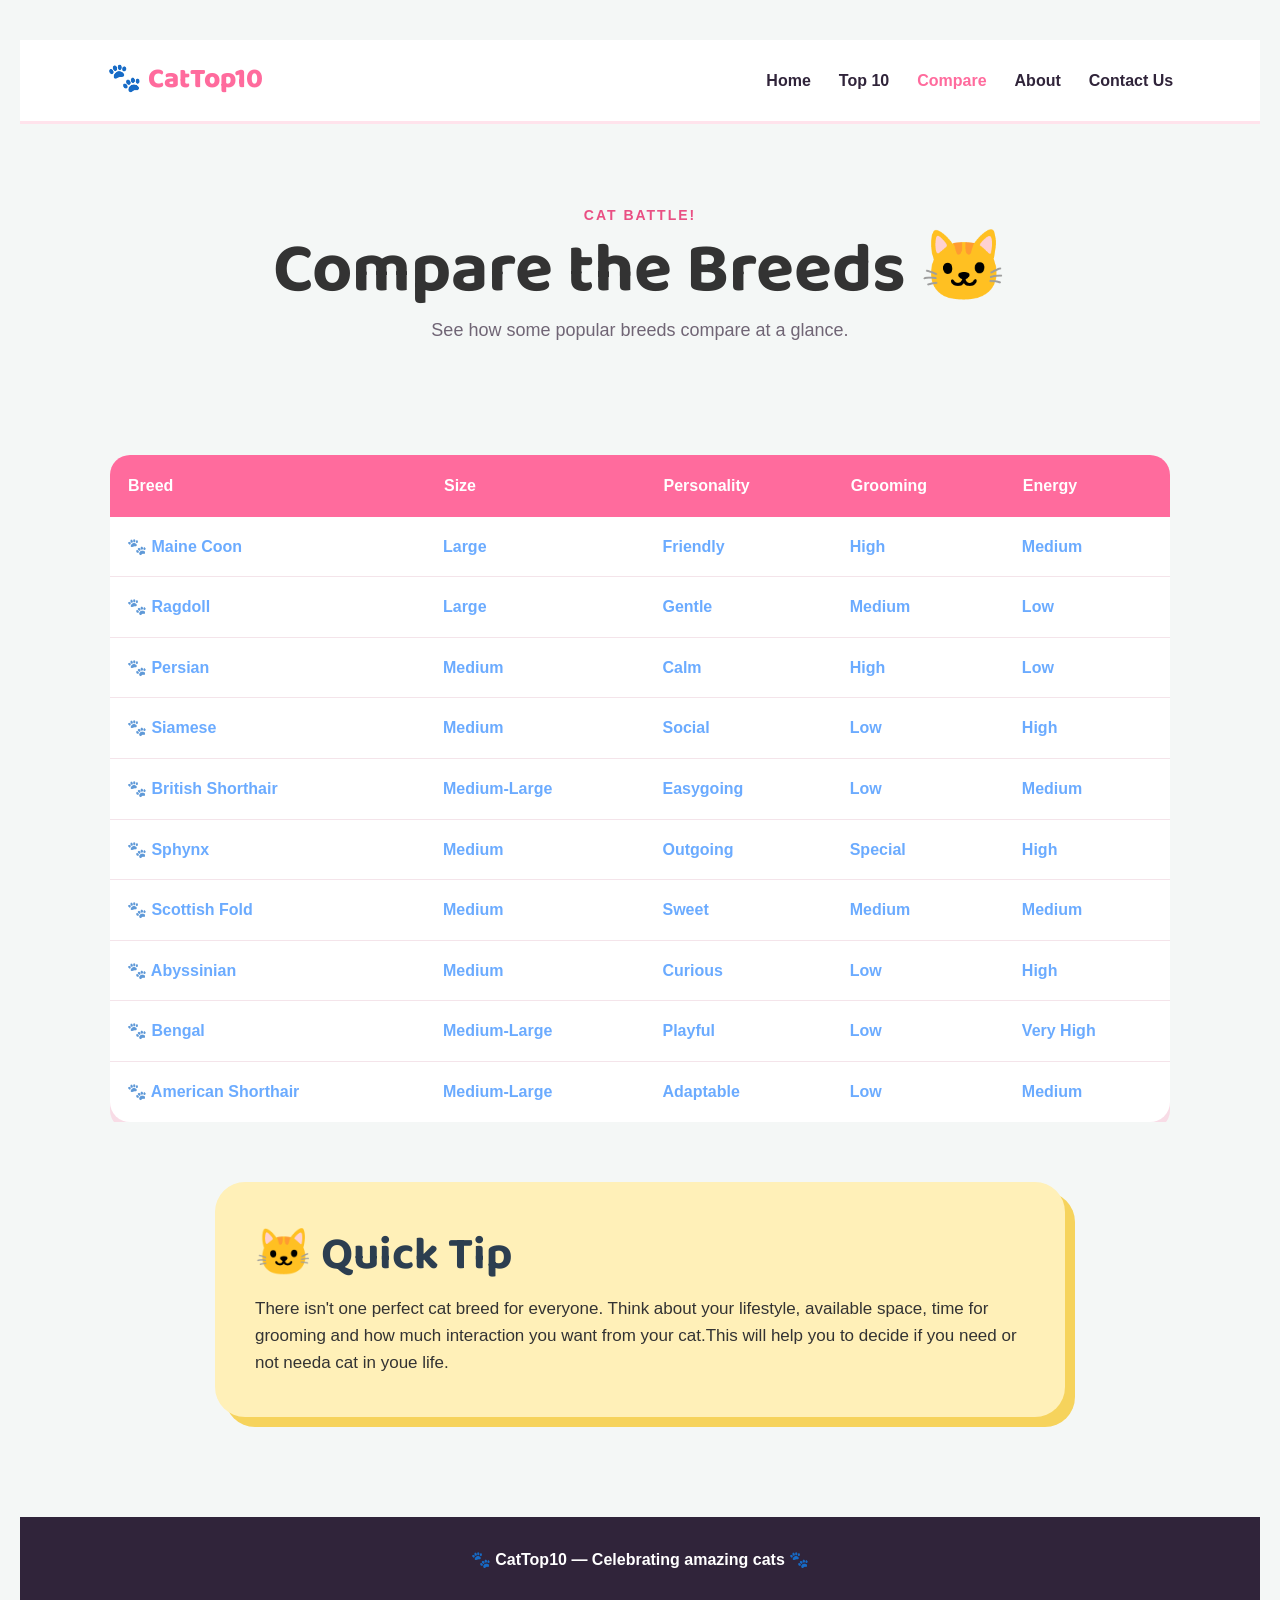
<file: hehe/compare.html>
<!DOCTYPE html>
<html lang="en">
<head>
    <meta charset="UTF-8">
    <meta name="viewport" content="width=device-width, initial-scale=1.0">
    <title>CatTop10 | Compare Breeds</title>
    <link rel="stylesheet" href="style.css">
</head>

<body>

<header class="navbar">
    <a href="index.html" class="logo">🐾 CatTop10</a>

    <nav>
        <a href="index.html">Home</a>
        <a href="breeds.html">Top 10</a>
        <a href="compare.html" class="active">Compare</a>
        <a href="about.html">About</a>
        <a href="contact.html">Contact Us</a>

    </nav>
</header>

<main>

<section class="page-header">
    <p class="section-label">CAT BATTLE!</p>
    <h1>Compare the Breeds 🐱</h1>
    <p>See how some popular breeds compare at a glance.</p>
</section>


<section class="table-wrapper">

<table>

    <thead>
        <tr>
            <th>Breed</th>
            <th>Size</th>
            <th>Personality</th>
            <th>Grooming</th>
            <th>Energy</th>
        </tr>
    </thead>

    <tbody>

        <tr>
            <td>🐾 Maine Coon</td>
            <td>Large</td>
            <td>Friendly</td>
            <td>High</td>
            <td>Medium</td>
        </tr>

        <tr>
            <td>🐾 Ragdoll</td>
            <td>Large</td>
            <td>Gentle</td>
            <td>Medium</td>
            <td>Low</td>
        </tr>

        <tr>
            <td>🐾 Persian</td>
            <td>Medium</td>
            <td>Calm</td>
            <td>High</td>
            <td>Low</td>
        </tr>

        <tr>
            <td>🐾 Siamese</td>
            <td>Medium</td>
            <td>Social</td>
            <td>Low</td>
            <td>High</td>
        </tr>

        <tr>
            <td>🐾 British Shorthair</td>
            <td>Medium-Large</td>
            <td>Easygoing</td>
            <td>Low</td>
            <td>Medium</td>
        </tr>

        <tr>
            <td>🐾 Sphynx</td>
            <td>Medium</td>
            <td>Outgoing</td>
            <td>Special</td>
            <td>High</td>
        </tr>

        <tr>
            <td>🐾 Scottish Fold</td>
            <td>Medium</td>
            <td>Sweet</td>
            <td>Medium</td>
            <td>Medium</td>
        </tr>

        <tr>
            <td>🐾 Abyssinian</td>
            <td>Medium</td>
            <td>Curious</td>
            <td>Low</td>
            <td>High</td>
        </tr>

        <tr>
            <td>🐾 Bengal</td>
            <td>Medium-Large</td>
            <td>Playful</td>
            <td>Low</td>
            <td>Very High</td>
        </tr>

        <tr>
            <td>🐾 American Shorthair</td>
            <td>Medium-Large</td>
            <td>Adaptable</td>
            <td>Low</td>
            <td>Medium</td>
        </tr>

    </tbody>

</table>

</section>

<section class="tip-box">
    <h2>🐱 Quick Tip</h2>
    <p>
        There isn't one perfect cat breed for everyone.
        Think about your lifestyle, available space, time for grooming
        and how much interaction you want from your cat.This will help you to decide 
        if you need or not needa cat in youe life.
    </p>
</section>

</main>

<footer>
    <p>🐾 CatTop10 — Celebrating amazing cats 🐾</p>
</footer>

</body>
</html>
</file>
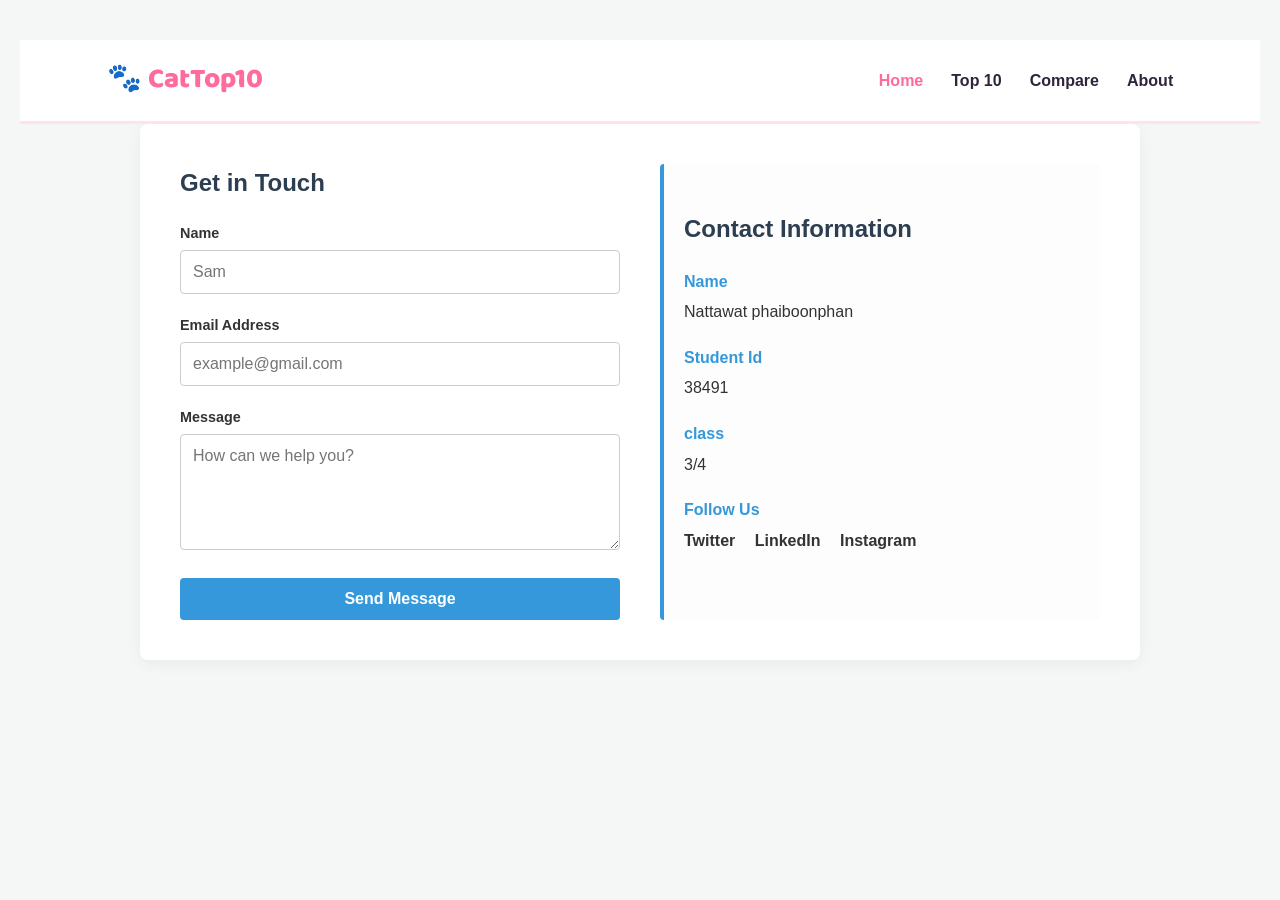
<file: hehe/contact.html>
<!DOCTYPE html>
<html lang="en">
<head>
    <meta charset="UTF-8">
    <meta name="viewport" content="width=device-width, initial-scale=1.0">
    <title>CatTop10 | Home</title>
    <link rel="stylesheet" href="style.css">
</head>
<html lang="en">
<head>
    <header class="navbar">
    <a href="index.html" class="logo">🐾 CatTop10</a>

    <nav>
        
        <a href="index.html" class="active">Home</a>
        <a href="breeds.html">Top 10</a>
        <a href="compare.html">Compare</a>
        <a href="about.html">About</a>

    </nav>
        </header>
    
    <meta charset="UTF-8">
    <meta name="viewport" content="width=device-width, initial-scale=1.0">
    <title>Contact Us</title>
    <style>
      
    </style>
</head>
<body>

    <div class="container">
        <!-- Left Side: Form -->
        <div>
            <h2>Get in Touch</h2>
            <!-- Replace 'your@email.com' with your actual email address -->
            <form action="https://formsubmit.co" method="POST">
                <div class="form-group">
                    <label for="name">Name</label>
                    <input type="text" id="name" name="name" required placeholder="Sam">
                </div>
                
                <div class="form-group">
                    <label for="email">Email Address</label>
                    <input type="email" id="email" name="email" required placeholder="example@gmail.com">
                </div>

                <div class="form-group">
                    <label for="message">Message</label>
                    <textarea id="message" name="message" rows="5" required placeholder="How can we help you?"></textarea>
                </div>

                <button type="submit">Send Message</button>
            </form>
        </div>

        <!-- Right Side: Contact Details -->
        <div class="info-side">
            <h2>Contact Information</h2>
            <div class="info-item">
                <h4>Name</h4>
                <p>Nattawat phaiboonphan</p>
            </div>
            <div class="info-item">
                <h4>Student Id</h4>
                <p>38491</p>
            </div>
            <div class="info-item">
                <h4>class</h4>
                <p>3/4</p>
            </div>
            <div class="info-item">
                <h4>Follow Us</h4>
                <div class="social-links">
                    <a href="#">Twitter</a>
                    <a href="#">LinkedIn</a>
                    <a href="#">Instagram</a>
                </div>
            </div>
        </div>
    </div>

</body>
</html>
</file>
<file: hehe/style.css>
@import url('https://fonts.googleapis.com/css2?family=Baloo+2:wght@400;500;600;700;800&family=Nunito:wght@400;600;700;800&display=swap');

:root {
    --pink: #ff6b9d;
    --pink-dark: #e94f83;
    --yellow: #ffd166;
    --orange: #ff9f43;
    --purple: #9b6cff;
    --blue: #61c0ff;
    --cream: #fffaf4;
    --dark: #30243a;
    --white: #ffffff;
    --light-pink: #fff0f5;
}

* {
    margin: 0;
    padding: 0;
    box-sizing: border-box;
   
}

html {
    scroll-behavior: smooth;
}

body {
    background-color: rgb(230, 241, 255);
    color: var(--dark);
    font-family: "Nunito", sans-serif;
    line-height: 1.6;
}

/* NAVIGATION */

.navbar {
    width: 100%;
    padding: 18px 7%;
    background: white;
    display: flex;
    align-items: center;
    justify-content: space-between;
    border-bottom: 3px solid #ffe3ec;
    position: sticky;
    top: 0;
    z-index: 100;
}

.logo {
    text-decoration: none;
    color: var(--pink);
    font-family: "Baloo 2", cursive;
    font-size: 28px;
    font-weight: 800;
}

nav {
    display: flex;
    gap: 28px;
}

nav a {
    text-decoration: none;
    color: var(--dark);
    font-weight: 700;
    transition: 0.25s;
}

nav a:hover,
nav a.active {
    color: var(--pink);
}

/* HERO */

.hero {
    min-height: 570px;
    padding: 80px 8%;
    display: flex;
    align-items: center;
    justify-content: space-between;
    gap: 50px;
    background:
        radial-gradient(circle at 10% 20%, #ffe0eb 0 80px, transparent 81px),
        radial-gradient(circle at 90% 80%, #fff0b8 0 100px, transparent 101px),
        linear-gradient(135deg, #fff5f8, #fffaf0);
}

.hero-text {
    max-width: 650px;
}

.badge,
.section-label {
    color: var(--pink-dark);
    font-weight: 800;
    letter-spacing: 2px;
    font-size: 14px;
}

.hero h1 {
    font-family: "Baloo 2", cursive;
    font-size: clamp(50px, 7vw, 88px);
    line-height: 0.95;
    margin: 18px 0;
}

.hero p {
    font-size: 20px;
    max-width: 580px;
    color: #665a6d;
}

.hero-cat {
    width: 330px;
    height: 330px;
    border-radius: 50%;
    background: var(--yellow);
    display: grid;
    place-items: center;
    font-size: 170px;
    transform: rotate(4deg);
    box-shadow: 15px 18px 0 #f6c951;
    animation: float 3s ease-in-out infinite;
}

@keyframes float {
    0%, 100% {
        transform: translateY(0) rotate(4deg);
    }

    50% {
        transform: translateY(-15px) rotate(-4deg);
    }
}

/* BUTTONS */

.hero-buttons {
    display: flex;
    gap: 15px;
    margin-top: 30px;
    flex-wrap: wrap;
}

.btn {
    display: inline-block;
    padding: 14px 24px;
    border-radius: 50px;
    background: var(--pink);
    color: white;
    text-decoration: none;
    font-weight: 800;
    box-shadow: 0 5px 0 var(--pink-dark);
    transition: 0.2s;
}


.btn:hover {
    transform: translateY(-3px);
    background-color: #ff78aae5;
}

.btn.secondary {
    background: white;
    color: var(--pink-dark);
    box-shadow: 0 5px 0 #ffd0df;
    
}
.btn.secondary:hover{background-color: #f9dbe5;}
/* SECTIONS */

.intro {
    text-align: center;
    max-width: 700px;
    margin: auto;
    padding: 90px 20px 50px;
}

.intro h2,
.section-heading h2,
.tip-box h2 {
    font-family: "Baloo 2", cursive;
    font-size: 46px;
    line-height: 1.1;
    margin: 8px 0 15px;
}

.intro p:last-child {
    color: #706575;
    font-size: 18px;
}

.featured {
    padding: 40px 8% 100px;
}

.section-heading {
    display: flex;
    justify-content: space-between;
    align-items: end;
    margin-bottom: 30px;
}

.section-heading a {
    color: var(--pink-dark);
    font-weight: 800;
    text-decoration: none;
}

/* CAT CARDS */

.cat-grid {
    display: grid;
    grid-template-columns: repeat(3, 1fr);
    gap: 25px;
}
img {width: 150px;
     height: auto;
    padding: 5px;
    border: 3px solid #dcedff;
    margin-right: 150px;
    border-radius: 10px 20px 10px 20px;
    }
.cat-card {
    background: white;
    border-radius: 25px;
    padding: 30px;
    position: relative;
    border: 3px solid #ffe5ee;
    box-shadow: 0 10px 0 #f9dbe5;
    transition: 0.25s;
    border-radius: 10px;
}

.cat-card:hover {
    transform: translateY(-8px) rotate(1deg);
}

.cat-number {
    position: absolute;
    right: 20px;
    top: 18px;
    background: var(--yellow);
    padding: 5px 12px;
    border-radius: 50px;
    font-weight: 800;
}

.cat-emoji {
    font-size: 80px;
    margin-bottom: 10px;
}

.cat-card h3 {
    font-family: "Baloo 2", cursive;
    font-size: 30px;
}

.cat-card p {
    color: #706575;
}

.tag {
    display: inline-block;
    margin-top: 15px;
    padding: 6px 12px;
    border-radius: 30px;
    background: var(--light-pink);
    color: var(--pink-dark);
    font-size: 13px;
    font-weight: 800;
}

/* PAGE HEADER */

.page-header {
    text-align: center;
    padding: 80px 20px 50px;
    background: linear-gradient(135deg, #f0fbff);
}

.page-header h1 {
    font-family: "Baloo 2", cursive;
    font-size: clamp(45px, 7vw, 70px);
    line-height: 1;
    margin: 10px 0;
}

.page-header p:last-child {
    color: #706575;
    font-size: 18px;
}

/* BREED LIST */

.breeds-container {
    max-width: 1250px;
    margin: 60px auto 105px;
    padding: 0 20px;
    display: grid;
    gap: 25px;
    background:linear-gradient(135deg,  #f0fbff) ;
}

.breed-card {
    display: grid;
    grid-template-columns: 70px 130px 1fr;
    align-items: center;
    gap: 25px;
    background: white;
    padding: 25px;
    border-radius: 25px;
    border: 3px solid #ffe4ed;
    box-shadow: 0 8px 0 #f8dce6;
    transition: 0.25s;
}

.breed-card:hover {
    transform: translateX(8px);
}

.rank {
    font-family: "Baloo 2", cursive;
    font-size: 38px;
    color: var(--pink);
    font-weight: 800;
}

.breed-icon {
    width: 110px;
    height: 110px;
    border-radius: 50%;
    display: grid;
    place-items: center;
    font-size: 65px;
    background: #fff0b8;
}

.breed-info h2 {
    font-family: "Baloo 2", cursive;
    font-size: 32px;
}

.breed-info p {
    color: #706575;
}

.details {
    display: flex;
    flex-wrap: wrap;
    gap: 8px;
    margin-top: 12px;
}

.details span {
    padding: 5px 10px;
    background: #f6f2ff;
    color: #7253bd;
    border-radius: 20px;
    font-size: 13px;
    font-weight: 700;
}

/* TABLE */

.table-wrapper {
    max-width: 1100px;
    margin: 60px auto;
    padding: 0 20px;
    overflow-x: auto;
    color: #2785ffaf;
}

table {
    width: 100%;
    min-width: 750px;
    border-collapse: separate;
    border-spacing: 0;
    overflow: hidden;
    background: white;
    border-radius: 20px;
    box-shadow: 0 8px 0 #f8dce6;
}

th {
    background: var(--pink);
    color: white;
    padding: 18px;
    text-align: left;
}

td {
    padding: 17px;
    border-bottom: 1px solid #f4e4ea;
    font-weight: 600;
}

tr:last-child td {
    border-bottom: none;
}

tr:hover td {
    background: #fff5f8;
}

.tip-box {
    max-width: 850px;
    margin: 0 auto 100px;
    padding: 40px;
    background: #fff0b8;
    border-radius: 30px;
    box-shadow: 10px 10px 0 #f6d35c;
}

.tip-box p {
    font-size: 17px;
}

/* ABOUT */

.about-grid {
    max-width: 1000px;
    margin: 60px auto;
    padding: 0 20px;
    display: grid;
    grid-template-columns: repeat(3, 1fr);
    gap: 25px;
}
.about-card:hover {background-color: #f4e4ea;
transition: background-color 0.3s ease;
transition: 0.25s;
position: relative;}
.about-card {
    background: white;
    padding: 35px;
    border-radius: 25px;
    text-align: center;
    border: 3px solid #ffe4ed;
    box-shadow: 0 8px 0 #f8dce6;
}

.big-emoji {
    font-size: 65px;
    margin-bottom: 10px;
}

.about-card h2 {
    font-family: "Baloo 2", cursive;
    font-size: 30px;
}

.about-card p {
    color: #706575;
}

.sources {
    max-width: 850px;
    margin: 0 auto 100px;
    padding: 40px;
    background: white;
    border-radius: 30px;
    border: 3px solid #ffe4ed;
}

.sources h2 {
    font-family: "Baloo 2", cursive;
    font-size: 38px;
    margin-bottom: 10px;
}

.source-list {
    display: grid;
    gap: 10px;
    margin-top: 20px;
}

.source-list div {
    padding: 12px 15px;
    background: var(--light-pink);
    border-radius: 12px;
    font-weight: 700;
}

/* FOOTER */

footer {
    background: var(--dark);
    color: white;
    text-align: center;
    padding: 30px;
    font-weight: 700;
}

/* MOBILE */

@media (max-width: 800px) {

    .navbar {
        flex-direction: column;
        gap: 10px;
    }

    nav {
        gap: 15px;
        flex-wrap: wrap;
        justify-content: center;
    }

    .hero {
        text-align: center;
        flex-direction: column;
        padding-top: 60px;
    }

    .hero-buttons {
        justify-content: center;
    }

    .hero-cat {
        width: 230px;
        height: 230px;
        font-size: 120px;
    }

    .cat-grid,
    .about-grid {
        grid-template-columns: 1fr;
    }

    .section-heading {
        align-items: start;
        flex-direction: column;
        gap: 10px;
    }

    .breed-card {
        grid-template-columns: 50px 90px 1fr;
        gap: 15px;
    }

    .breed-icon {
        width: 80px;
        height: 80px;
        font-size: 45px;
    }

    .breed-info h2 {
        font-size: 25px;
    }
}

@media (max-width: 550px) {

    .hero h1 {
        font-size: 52px;
    }

    .breed-card {
        grid-template-columns: 1fr;
        text-align: center;
    }

    .rank {
        text-align: left;
    }

    .breed-icon {
        margin: auto;
    }

    .details {
        justify-content: center;
    }
}
* {
            box-sizing: border-box;
            margin: 0;
            padding: 0;
            font-family: 'Segoe UI', Tahoma, Geneva, Verdana, sans-serif;
        }

        body {
            background-color: #f4f7f6;
            color: #333;
            line-height: 1.6;
            padding: 40px 20px;
        }

        .container {
            max-width: 1000px;
            margin: 0 auto;
            background: #fff;
            padding: 40px;
            border-radius: 8px;
            box-shadow: 0 4px 15px rgba(0,0,0,0.05);
            display: grid;
            grid-template-columns: 1fr 1fr;
            gap: 40px;
        }

        @media (max-width: 768px) {
            .container {
                grid-template-columns: 1fr;
            }
        }

        h2 {
            margin-bottom: 20px;
            color: #2c3e50;
        }

        /* Form Styling */
        .form-group {
            margin-bottom: 20px;
        }

        label {
            display: block;
            margin-bottom: 5px;
            font-weight: 600;
            font-size: 0.9rem;
        }

        input, textarea {
            width: 100%;
            padding: 12px;
            border: 1px solid #ccc;
            border-radius: 4px;
            font-size: 1rem;
            transition: border-color 0.3s;
        }

        input:focus, textarea:focus {
            outline: none;
            border-color: #3498db;
        }

        button {
            background-color: #3498db;
            color: white;
            padding: 12px 24px;
            border: none;
            border-radius: 4px;
            cursor: pointer;
            font-size: 1rem;
            font-weight: 600;
            width: 100%;
            transition: background-color 0.3s;
        }

        button:hover {
            background-color: #2980b9;
        }

        /* Info Styling */
        .info-side {
            display: flex;
            flex-direction: column;
            justify-content: center;
            background-color: #fdfdfd;
            padding: 20px;
            border-radius: 4px;
            border-left: 4px solid #3498db;
        }

        .info-item {
            margin-bottom: 20px;
        }

        .info-item h4 {
            color: #3498db;
            margin-bottom: 5px;
        }

        .social-links a {
            color: #333;
            text-decoration: none;
            margin-right: 15px;
            font-weight: bold;
        }

        .social-links a:hover {
            color: #3498db;
        }
        .logo {  text-decoration: none;
    color: var(--pink);
    font-family: "Baloo 2", cursive;
    font-size: 28px;
    font-weight: 800;}
</file>
